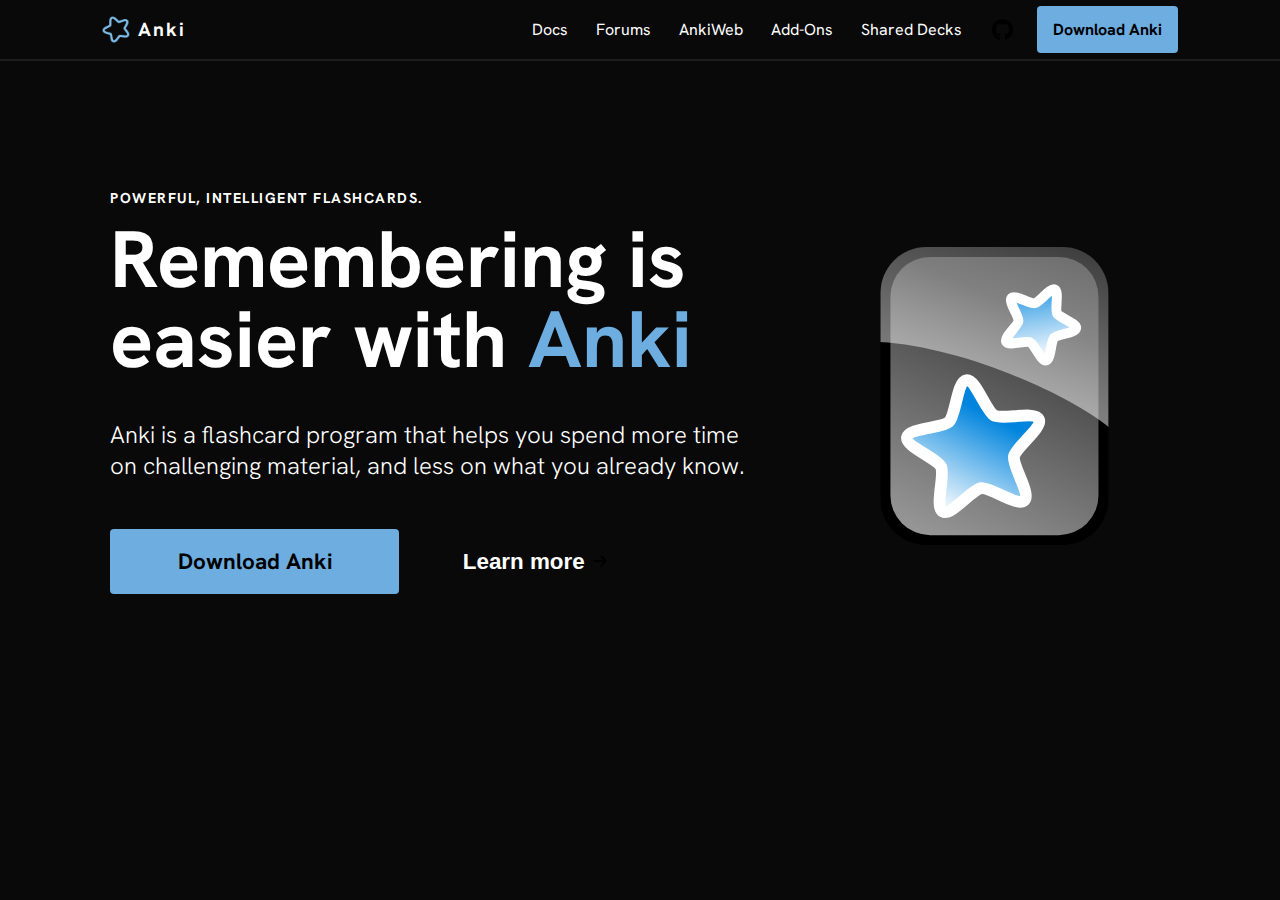
<file: anki/index.html>
<html lang="en">

<head>
    <meta charset="UTF-8">
    <meta name="viewport" content="width=device-width, initial-scale=1.0">
    <link rel="stylesheet" href="./styles/index.css">
    <title>Anki - powerful, intelligent flashcards</title>
</head>

<body>
    <!-- Navbar -->
    <header>
        <div id="left-section">
            <div id="logo-container">
                <img id="logo" alt="logo" src="./assets/images/logo.png" />
                <span>Anki</span>
            </div>
        </div>
        <div id="right-section">
            <div id="nav-links-container">
                <div class="nav-link">
                    <p>Docs</p>
                </div>
                <div class="nav-link">
                    <p>Forums</p>
                </div>
                <div class="nav-link">
                    <p>AnkiWeb</p>
                </div>
                <div class="nav-link">
                    <p>Add-Ons</p>
                </div>
                <div class="nav-link">
                    <p>Shared Decks</p>
                </div>
            </div>
            <div id="source-link-container">
                <object id="source-link" type="image/svg+xml" data="./assets/icons/github.svg">GitHub</object>
            </div>
            <div id="header-download-button-container">
                <button id="header-download-button">Download Anki</button>
            </div>
        </div>
    </header>

    <!-- Hero section -->
    <div id="hero">
        <div id="hero-information-container">
            <h3>POWERFUL, INTELLIGENT FLASHCARDS.</h3>
            <h1>Remembering is easier with <span>Anki</span></h1>
            <h2>Anki is a flashcard program that helps you spend more time on challenging material, and less on what you already know.</h2>
            <div id="hero-actions">
                <button id="hero-download-button">Download Anki</button>
                <button id="hero-learn-more-button">Learn more<span><object type="image/svg+xml" data="./assets/icons/arrow-small-right.svg"></object></span></button>
            </div>
        </div>
        <div id="hero-image-container">
            <img id="hero-image" alt="hero Anki image" src="./assets/images/anki.svg" />
        </div>
    </div>

    <!-- Advantages -->
    <div></div>

    <!-- Testimonials -->
    <div></div>

    <!-- Basic concepts -->
    <div></div>

    <!-- Contributing -->
    <div></div>

    <!-- Downloads -->
    <div></div>

    <!-- Footer -->
    <footer></footer>
</body>

</html>
</file>
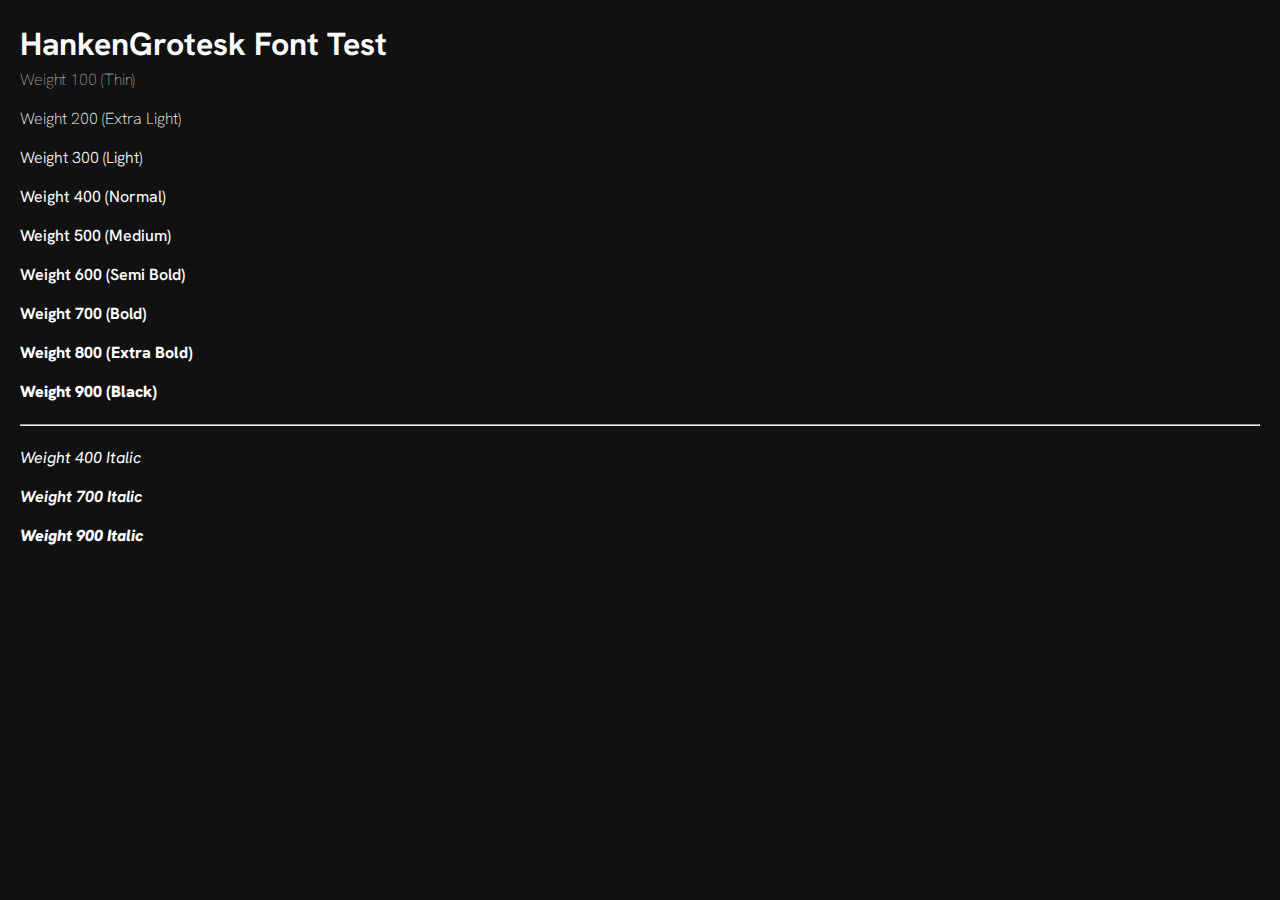
<file: anki/test-fonts.html>
<!DOCTYPE html>
<html lang="en">
<head>
  <meta charset="UTF-8">
  <meta name="viewport" content="width=device-width, initial-scale=1.0">
  <title>Font Test</title>
  <link rel="stylesheet" href="styles/index.css">
  <style>
    body {
      font-family: "HankenGrotesk", sans-serif;
      background: #111;
      color: white;
      padding: 2rem;
      line-height: 1.5;
    }
    .sample {
      margin-bottom: 1.5rem;
    }
  </style>
</head>
<body>
  <h1>HankenGrotesk Font Test</h1>

  <div class="sample" style="font-weight:100;">Weight 100 (Thin)</div>
  <div class="sample" style="font-weight:200;">Weight 200 (Extra Light)</div>
  <div class="sample" style="font-weight:300;">Weight 300 (Light)</div>
  <div class="sample" style="font-weight:400;">Weight 400 (Normal)</div>
  <div class="sample" style="font-weight:500;">Weight 500 (Medium)</div>
  <div class="sample" style="font-weight:600;">Weight 600 (Semi Bold)</div>
  <div class="sample" style="font-weight:700;">Weight 700 (Bold)</div>
  <div class="sample" style="font-weight:800;">Weight 800 (Extra Bold)</div>
  <div class="sample" style="font-weight:900;">Weight 900 (Black)</div>

  <hr style="margin:2rem 0;">

  <div class="sample" style="font-weight:400; font-style:italic;">Weight 400 Italic</div>
  <div class="sample" style="font-weight:700; font-style:italic;">Weight 700 Italic</div>
  <div class="sample" style="font-weight:900; font-style:italic;">Weight 900 Italic</div>
</body>
</html>
</file>
<file: anki/styles/index.css>
/****************/
/* Define fonts */
/****************/
/* Normal (variable weights) */
@font-face {
    font-family: "HankenGrotesk";
    src: url("../assets/fonts/Hanken_Grotesk/HankenGrotesk-VariableFont_wght.ttf")
        format("truetype");
    font-weight: 100 900; /* supports full weight range */
    font-style: normal;
}

/* Italic (variable weights) */
@font-face {
    font-family: "HankenGrotesk";
    src: url("../assets/fonts/Hanken_Grotesk/HankenGrotesk-Italic-VariableFont_wght.ttf")
        format("truetype");
    font-weight: 100 900;
    font-style: italic;
}

/**********************/
/* Page-wide settings */
/**********************/
* {
    margin: 0;
    padding: 0;
    box-sizing: border-box;
}

html {
    font-size: 62.5%; /* Set 1rem to 10px for convenience */
}

body {
    font-size: 1.6rem;
    font-family: "HankenGrotesk", sans-serif;
    background-color: rgb(9, 9, 9);
    color: white;
}

/**********/
/* Navbar */
/**********/
header {
    border-bottom: 2px solid rgb(30, 30, 30);
    display: flex;
    justify-content: space-between;
    padding: 0 8vw;
    gap: 2em;
}

#left-section {
    display: flex;
    justify-content: center;
    align-items: center;
    margin: 1em 0;
}

#logo-container {
    display: flex;
    justify-content: space-between;
    align-items: center;
}

#logo {
    width: 1.7em;
    margin-right: 0.5em;
}

#logo-container span {
    font-weight: bold;
    font-size: 1.2em;
    letter-spacing: 2;
}

#right-section {
    display: flex;
    justify-content: center;
    align-items: center;
}

#nav-links-container {
    display: flex;
    justify-content: space-between;
    height: 100%;
    margin: 0;
}

.nav-link {
    display: flex;
    justify-content: center;
    align-items: center;
    padding: 0 0.75em;
    border: 2px solid transparent;
    white-space: nowrap;
}

.nav-link:hover {
    border-bottom: 2px solid rgb(109, 173, 224);
}

#source-link {
    width: 1.3em;
    margin-right: 1.5em;
    margin-left: 1em;
}

#source-link:hover {
    filter: brightness(0) saturate(100%) invert(60%) sepia(93%) saturate(353%)
        hue-rotate(179deg) brightness(93%) contrast(87%);
}

#header-download-button {
    background-color: rgb(109, 173, 224);
    border: none;
    border-radius: 4px;
    font-family: "HankenGrotesk", sans-serif;
    font-size: 1em;
    font-weight: bold;
    padding: 0.8em 1em;
    white-space: nowrap;
}

#header-download-button:hover {
    background-color: rgb(69, 117, 166);
    transition: 0.2s;
}

/********/
/* Hero */
/********/
#hero {
    display: flex;
    justify-content: space-evenly;
    padding: 8em calc(0.5em + 8vw);
    gap: 4em;
}

#hero-information-container {
    flex: 2;
}

#hero h3 {
    font-size: 0.9em;
    letter-spacing: 1.5;
    margin-bottom: 0.8em;
}

#hero h1 {
    font-size: 5em;
    line-height: 1;
    margin-bottom: 0.5em;
}

#hero h1 span {
    color: rgb(109, 173, 224);
}

#hero h2 {
    font-weight: 300;
}

#hero-image-container {
    padding: 3em 2%;
    flex: 1;
}

#hero-image {
    width: 100%;
    max-width: 21em;
    min-width: 9em;
    height: auto;
}

#hero-actions {
    margin-top: 3em;
    display: flex;
    justify-content: start;
    gap: 4em;
}

#hero-download-button {
    background-color: rgb(109, 173, 224);
    border: none;
    border-radius: 4px;
    font-family: "HankenGrotesk", sans-serif;
    font-size: 1.4em;
    font-weight: bold;
    padding: 0.8em 3em;
}

#hero-download-button:hover {
    background-color: rgb(69, 117, 166);
    transition: 0.2s;
}

#hero-learn-more-button {
    font-size: 1.4em;
    font-weight: bold;
    background: none;
    color: white;
    border: none;
}

#hero-learn-more-button:hover {
    color: rgb(200, 200, 200);
    transition: 0.2s;
}

#hero-learn-more-button:hover object {
    transform: translateX(10px);
}

#hero-learn-more-button object {
    width: 1em;
    transition: transform 0.5s ease;
    position: relative;
    transform: translateX(5px);
    top: 5%;
}


/* Media query - remove hero image and convert header nav links to hamburger menu at ~0.5vw */
</file>
